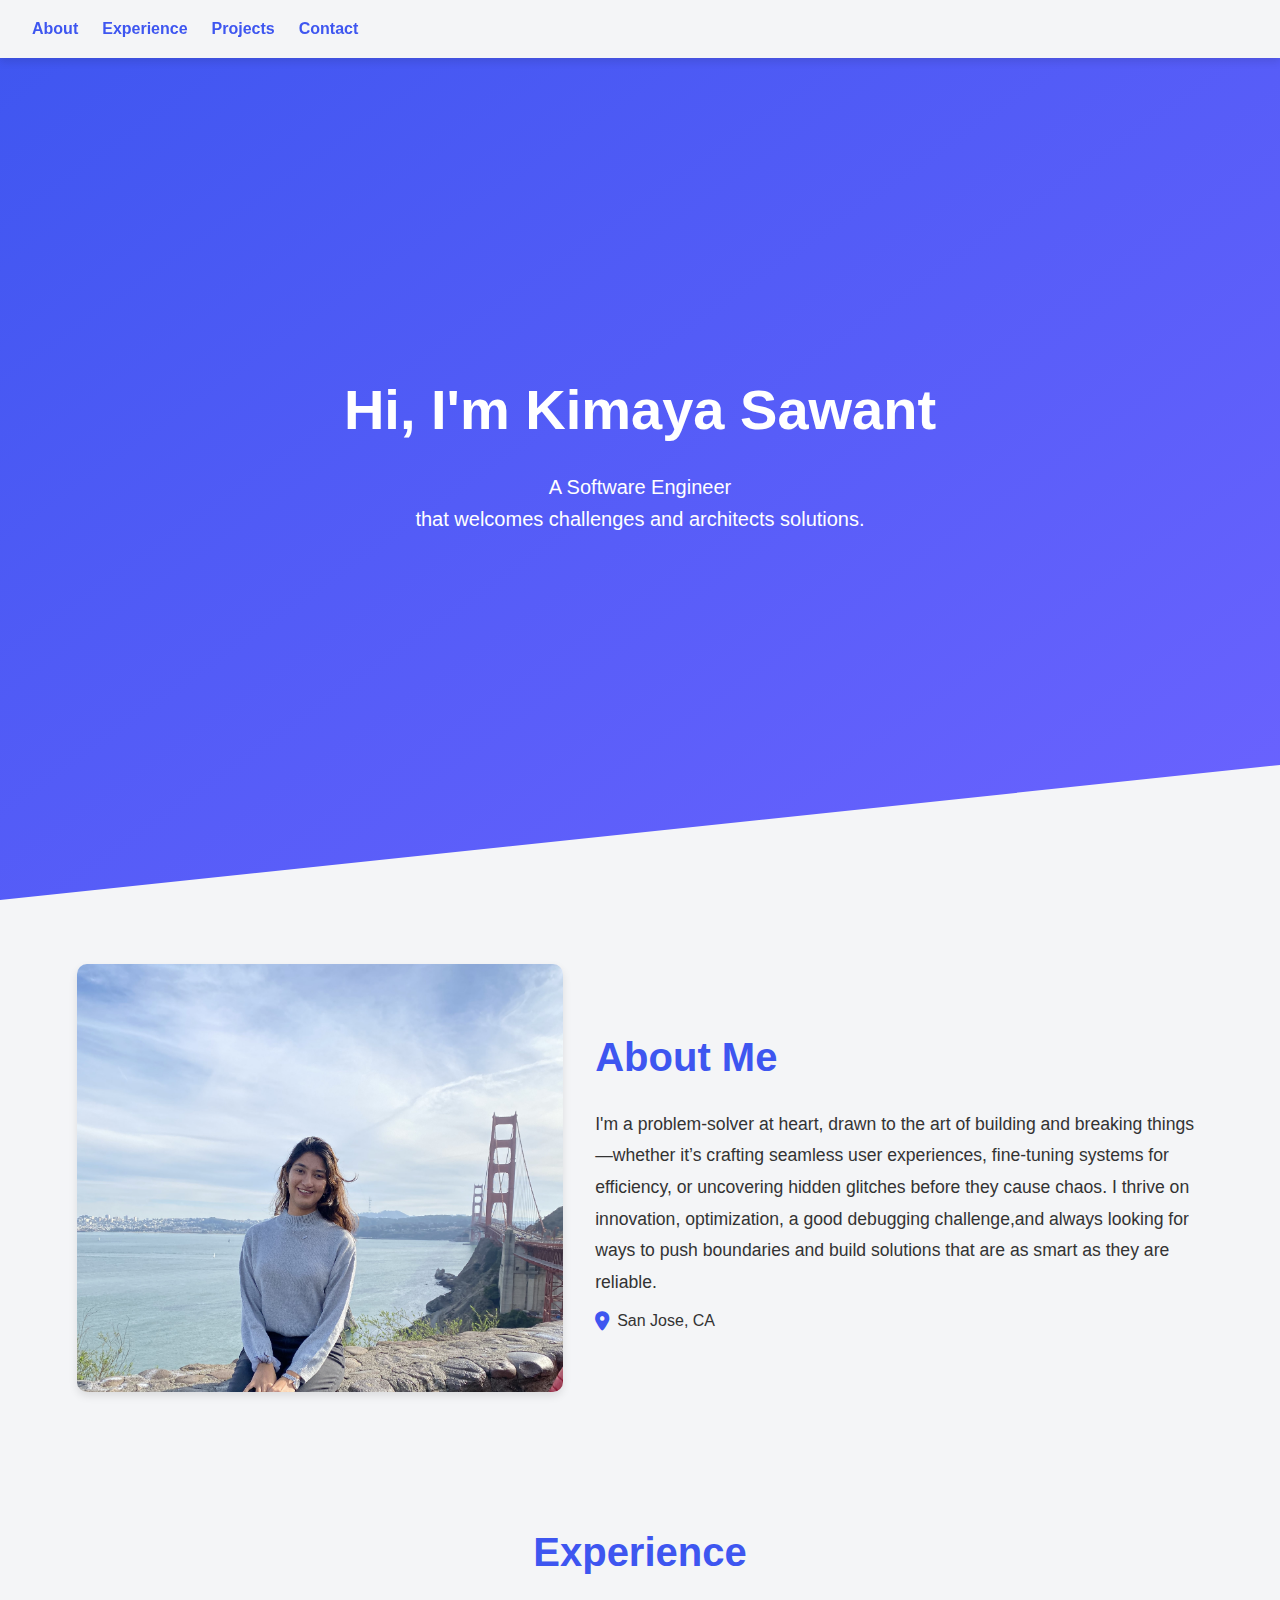
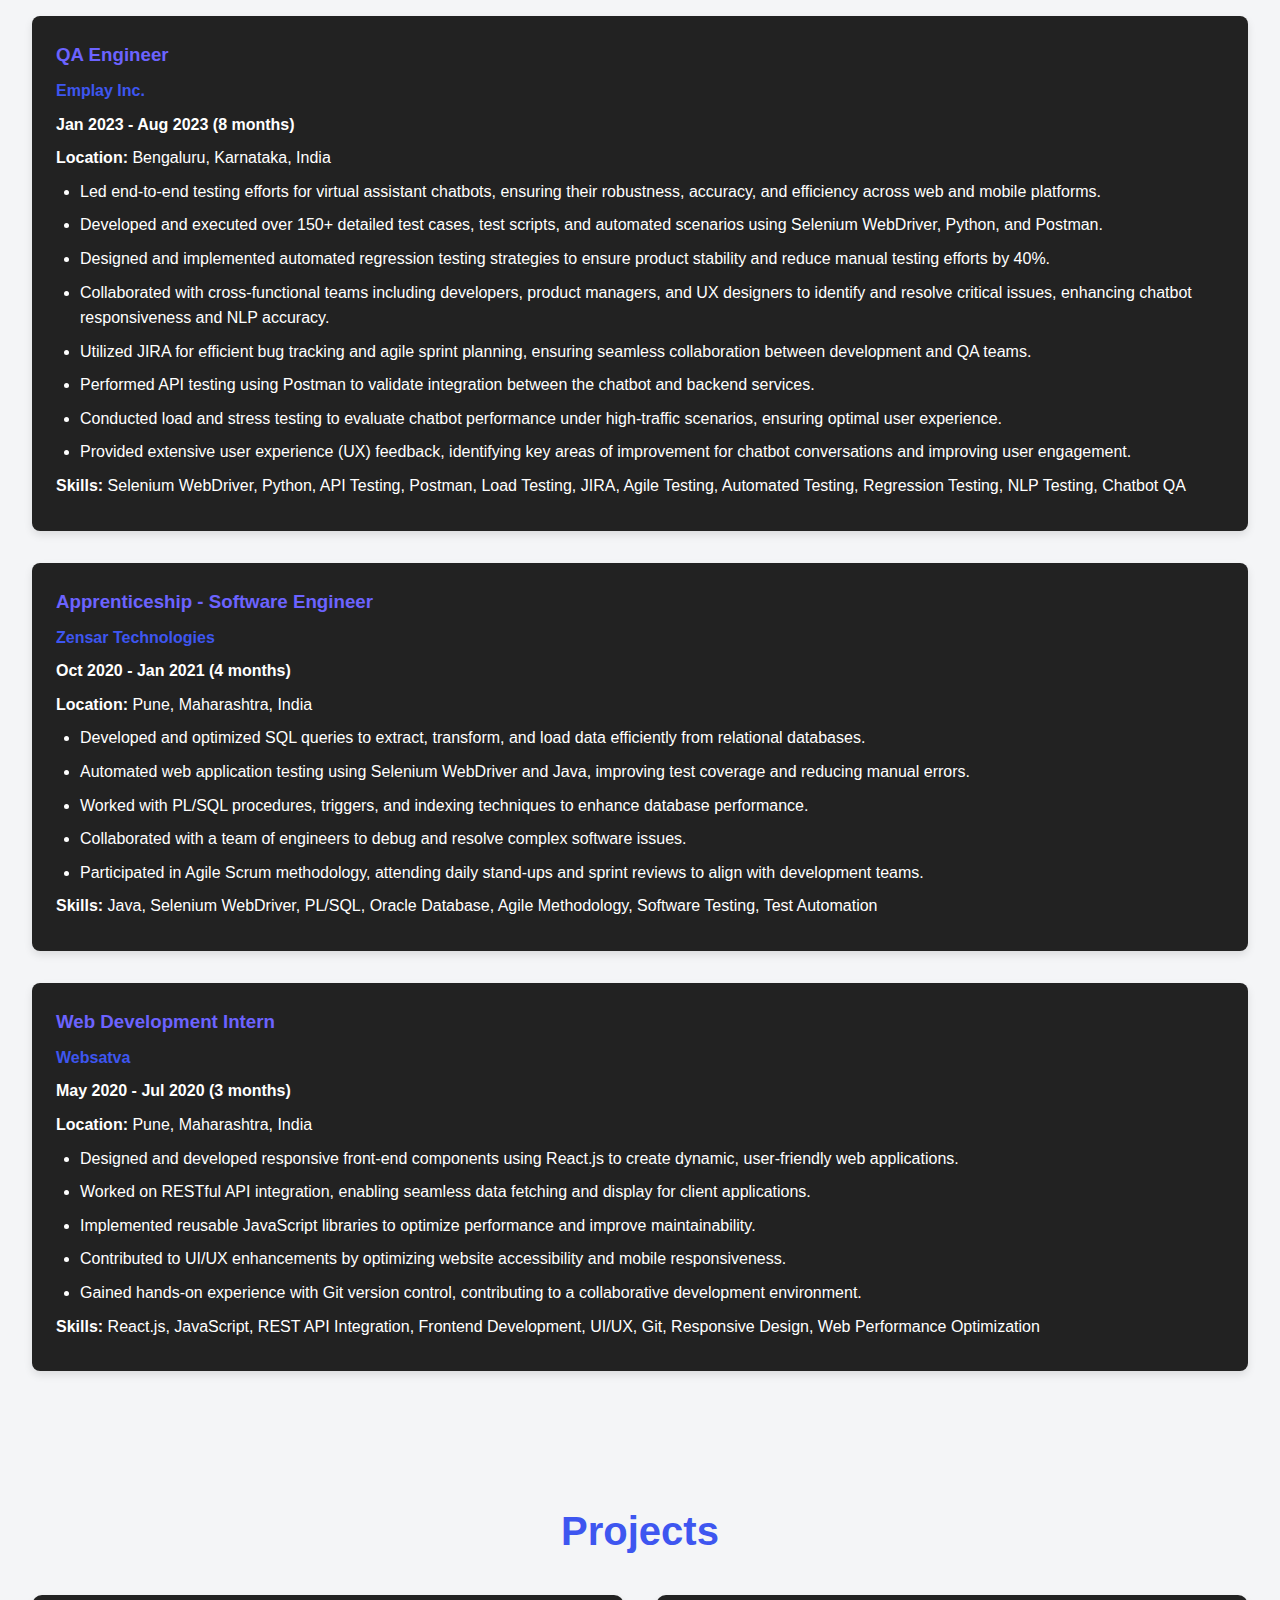
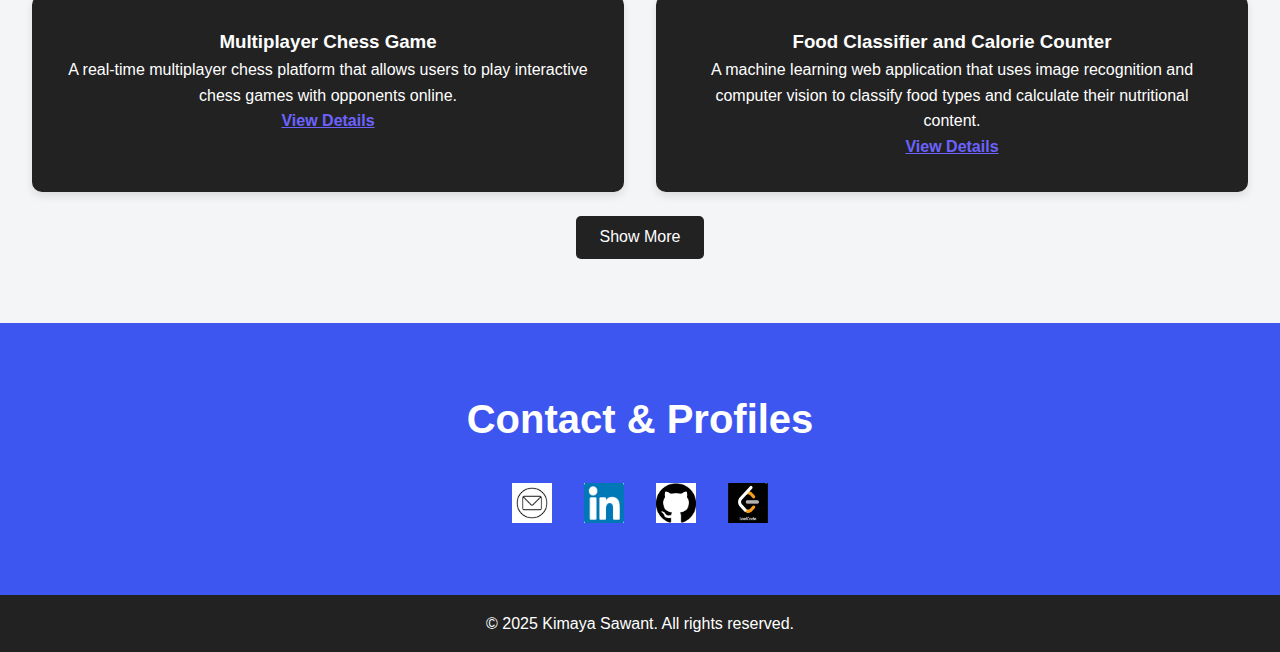
<file: index.html>
<!DOCTYPE html>
<html lang="en">
<head>
  <meta charset="UTF-8">
  <meta name="viewport" content="width=device-width, initial-scale=1.0">
  <meta name="description" content="Portfolio Website">
  <title>Kimaya- Portfolio</title>
  <link rel="stylesheet" href="main.css"> <!-- Properly linked CSS -->
  <link rel="stylesheet" href="https://cdnjs.cloudflare.com/ajax/libs/font-awesome/6.0.0/css/all.min.css">

</head>
<body>
  <!-- Navbar -->
  <header class="navbar">
    <nav>
      <ul>
        <li><a href="#about">About</a></li>
        <li><a href="#experience">Experience</a></li>
        <li><a href="#projects">Projects</a></li>
        <li><a href="#contact">Contact</a></li>
      </ul>
    </nav>
  </header>

  <!-- Hero Section -->
  <section id="hero">
    <h1>Hi, I'm <span id="dynamic-title">Kimaya Sawant</span></h1>
    <p><span id="changing-role">A Software Engineer</span></p>
    <p><span id="changing-description">that welcomes challenges and architects solutions.</span></p>
  </section>
  

  <!-- About Section -->
<!-- About Section -->
<section id="about">
  <img src="images/kimaya_img.jpg" alt="Your Image Description">
  <div class="about-content">
    <h2>About Me</h2>
    <p>
      I'm a problem-solver at heart, drawn to the art of building and breaking things—whether it’s crafting seamless user experiences, fine-tuning systems for efficiency, or uncovering hidden glitches before they cause chaos. I thrive on innovation, optimization, a good debugging challenge,and always looking for ways to push boundaries and build solutions that are as smart as they are reliable.    <div class="location">
      <i class="fas fa-map-marker-alt"></i> <!-- Location Icon -->
      <span>San Jose, CA</span>
    </div>
  </div>
</section>

<!-- Experience Section -->
<section id="experience">
  <h2>Experience</h2>
  <div class="experience-container">

    <!-- Emplay Inc. Experience -->
    <div class="experience-item">
      <h3>QA Engineer</h3>
      <h4>Emplay Inc.</h4>
      <p><strong>Jan 2023 - Aug 2023 (8 months)</strong></p>
      <p><strong>Location:</strong> Bengaluru, Karnataka, India </p>
      <ul>
        <li>Led end-to-end testing efforts for virtual assistant chatbots, ensuring their robustness, accuracy, and efficiency across web and mobile platforms.</li>
        <li>Developed and executed over 150+ detailed test cases, test scripts, and automated scenarios using Selenium WebDriver, Python, and Postman.</li>
        <li>Designed and implemented automated regression testing strategies to ensure product stability and reduce manual testing efforts by 40%.</li>
        <li>Collaborated with cross-functional teams including developers, product managers, and UX designers to identify and resolve critical issues, enhancing chatbot responsiveness and NLP accuracy.</li>
        <li>Utilized JIRA for efficient bug tracking and agile sprint planning, ensuring seamless collaboration between development and QA teams.</li>
        <li>Performed API testing using Postman to validate integration between the chatbot and backend services.</li>
        <li>Conducted load and stress testing to evaluate chatbot performance under high-traffic scenarios, ensuring optimal user experience.</li>
        <li>Provided extensive user experience (UX) feedback, identifying key areas of improvement for chatbot conversations and improving user engagement.</li>
      </ul>
      <p><strong>Skills:</strong> Selenium WebDriver, Python, API Testing, Postman, Load Testing, JIRA, Agile Testing, Automated Testing, Regression Testing, NLP Testing, Chatbot QA</p>
    </div>

    <!-- Zensar Technologies Experience -->
    <div class="experience-item">
      <h3>Apprenticeship - Software Engineer</h3>
      <h4>Zensar Technologies</h4>
      <p><strong>Oct 2020 - Jan 2021 (4 months)</strong></p>
      <p><strong>Location:</strong> Pune, Maharashtra, India</p>
      <ul>
        <li>Developed and optimized SQL queries to extract, transform, and load data efficiently from relational databases.</li>
        <li>Automated web application testing using Selenium WebDriver and Java, improving test coverage and reducing manual errors.</li>
        <li>Worked with PL/SQL procedures, triggers, and indexing techniques to enhance database performance.</li>
        <li>Collaborated with a team of engineers to debug and resolve complex software issues.</li>
        <li>Participated in Agile Scrum methodology, attending daily stand-ups and sprint reviews to align with development teams.</li>
      </ul>
      <p><strong>Skills:</strong> Java, Selenium WebDriver, PL/SQL, Oracle Database, Agile Methodology, Software Testing, Test Automation</p>
    </div>

    <!-- Websatva Experience -->
    <div class="experience-item">
      <h3>Web Development Intern</h3>
      <h4>Websatva</h4>
      <p><strong>May 2020 - Jul 2020 (3 months)</strong></p>
      <p><strong>Location:</strong> Pune, Maharashtra, India</p>
      <ul>
        <li>Designed and developed responsive front-end components using React.js to create dynamic, user-friendly web applications.</li>
        <li>Worked on RESTful API integration, enabling seamless data fetching and display for client applications.</li>
        <li>Implemented reusable JavaScript libraries to optimize performance and improve maintainability.</li>
        <li>Contributed to UI/UX enhancements by optimizing website accessibility and mobile responsiveness.</li>
        <li>Gained hands-on experience with Git version control, contributing to a collaborative development environment.</li>
      </ul>
      <p><strong>Skills:</strong> React.js, JavaScript, REST API Integration, Frontend Development, UI/UX, Git, Responsive Design, Web Performance Optimization</p>
    </div>

  </div>
</section>


 <!-- Projects Section -->
<section id="projects">
  <h2>Projects</h2>
  <div class="projects-container">
    <a href="project1.html" class="project">
      <h3>Multiplayer Chess Game</h3>
      <p>A real-time multiplayer chess platform that allows users to play interactive chess games with opponents online.</p>
      <span>View Details</span>
    </a>

    <a href="project2.html" class="project">
      <h3>Food Classifier and Calorie Counter</h3>
      <p>A machine learning web application that uses image recognition and computer vision to classify food types and calculate their nutritional content.</p>
      <span>View Details</span>
    </a>


    

    <!-- Hidden Projects -->
    <a href="project4.html" class="project hidden">
      <h3>Enhanced Vision-Based Detection System</h3>
      <p>A real-time detection system to enhance pedestrian safety at urban crosswalks.</p>
      <span>View Details</span>
    </a>

    <a href="project5.html" class="project hidden">
      <h3>Petstagram Mobile App</h3>
      <p>Petstagram is a dynamic social media app designed for pet enthusiasts. The app allows users to share photos, explore pet-related content, and interact with other pet lovers in real-time.</p>
      <span>View Details</span>
    </a>


    <a href="project3.html" class="project">
      <h3>Digitized Trucking Management System</h3>
      <p>A centralized system to streamline logistics for trucking companies, eliminating manual paperwork and improving resource utilization.</p>
      <span>View Details</span>
    </a>

    <a href="project6.html" class="project hidden">
      <h3>Personal Drum Kit</h3>
      <p>A fun and interactive web-based drum kit that lets users play instrument sounds using keyboard keys or button clicks.</p>
      <span>View Details</span>
    </a>

  </div>
  <!-- Show More Button -->
  <button id="show-more" class="btn">Show More</button>
  <button id="show-less" class="btn-hidden">Show Less</button>
</section>


<!-- Contact Section -->
<section id="contact">
  <h2>Contact & Profiles</h2>
  <div class="contact-icons">
    <a href="mailto:kimayasawant125@gmail.com" title="Email">
      <img src="images/mail.png" alt="Email Icon" />
    </a>
    <a href="https://www.linkedin.com/in/kimaya-sawant-3690a3209/" target="_blank" rel="noopener noreferrer" title="LinkedIn">
      <img src="images/linkedin.png" alt="LinkedIn Icon" />
    </a>
    <a href="https://github.com/KimayaSawant" target="_blank" rel="noopener noreferrer" title="GitHub">
      <img src="images/git.png" alt="GitHub Icon" />
    </a>
    <a href="https://leetcode.com/u/kdsawant/" target="_blank" rel="noopener noreferrer" title="GitHub">
      <img src="images/leetcode.png" alt="leetcode Icon" />
    </a>
  </div>
</section>

  <!-- Footer -->
  <footer>
    <p>&copy; 2025 Kimaya Sawant. All rights reserved.</p>
  </footer>
  <script src="main.js"></script>
</body>
</html>
</file>
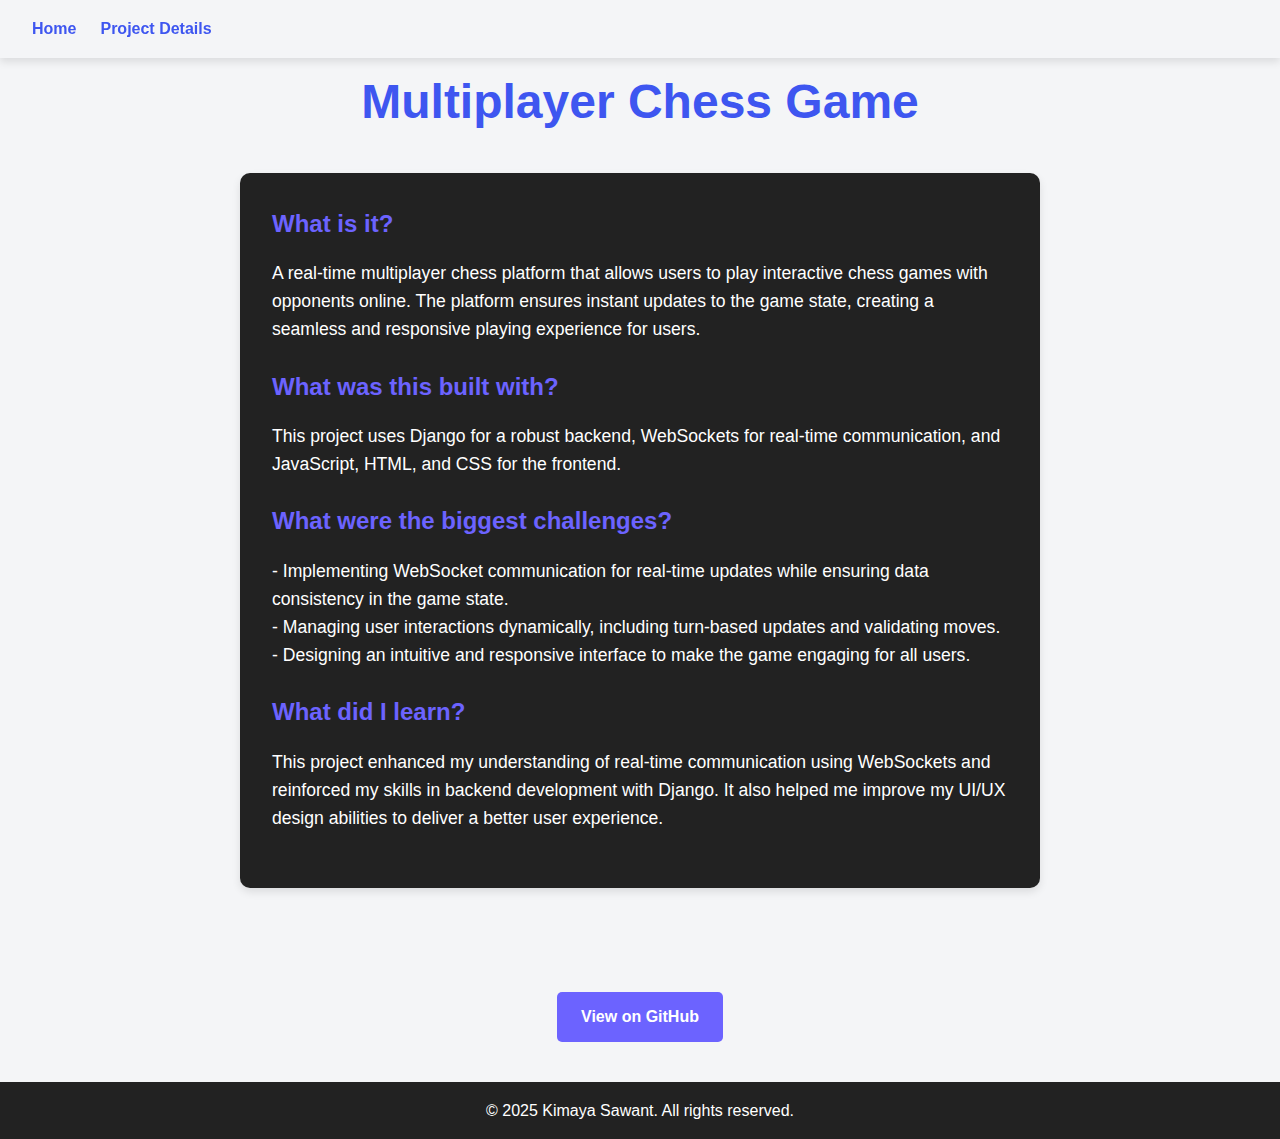
<file: project1.html>
<!DOCTYPE html>
<html lang="en">
<head>
  <meta charset="UTF-8">
  <meta name="viewport" content="width=device-width, initial-scale=1.0">
  <title>Project 1: Multiplayer Chess Game</title>
  <link rel="stylesheet" href="main.css">
</head>
<body>
  <!-- Navbar -->
  <header class="navbar">
    <nav>
      <ul>
        <li><a href="index.html">Home</a></li>
        <li><a href="#project">Project Details</a></li>
      </ul>
    </nav>
  </header>

  <!-- Project Section -->
  <section id="project" class="page__content">
    <h1>Multiplayer Chess Game</h1>
    <div class="project-description">
      <h2>What is it?</h2>
      <p>
        A real-time multiplayer chess platform that allows users to play interactive chess games with opponents online. The platform ensures instant updates to the game state, creating a seamless and responsive playing experience for users.
      </p>
      <h2>What was this built with?</h2>
      <p>
        This project uses Django for a robust backend, WebSockets for real-time communication, and JavaScript, HTML, and CSS for the frontend.
      </p>
      <h2>What were the biggest challenges?</h2>
      <p>
        - Implementing WebSocket communication for real-time updates while ensuring data consistency in the game state.<br>
        - Managing user interactions dynamically, including turn-based updates and validating moves.<br>
        - Designing an intuitive and responsive interface to make the game engaging for all users.
      </p>
      <h2>What did I learn?</h2>
      <p>
        This project enhanced my understanding of real-time communication using WebSockets and reinforced my skills in backend development with Django. It also helped me improve my UI/UX design abilities to deliver a better user experience.
      </p>
    </div>
  </section>

   <!-- GitHub Link (Centered Between Project and Footer) -->
   <div class="github-link-container">
    <a href="https://github.com/BHERRING-CSUC-FA2024/project-2-KimayaSawant" target="_blank" rel="noopener noreferrer" class="github-link">
      View on GitHub
    </a>
  </div>

  <!-- Footer -->
  <footer>
    <p>&copy; 2025 Kimaya Sawant. All rights reserved.</p>
  </footer>
</body>
</html>
</file>
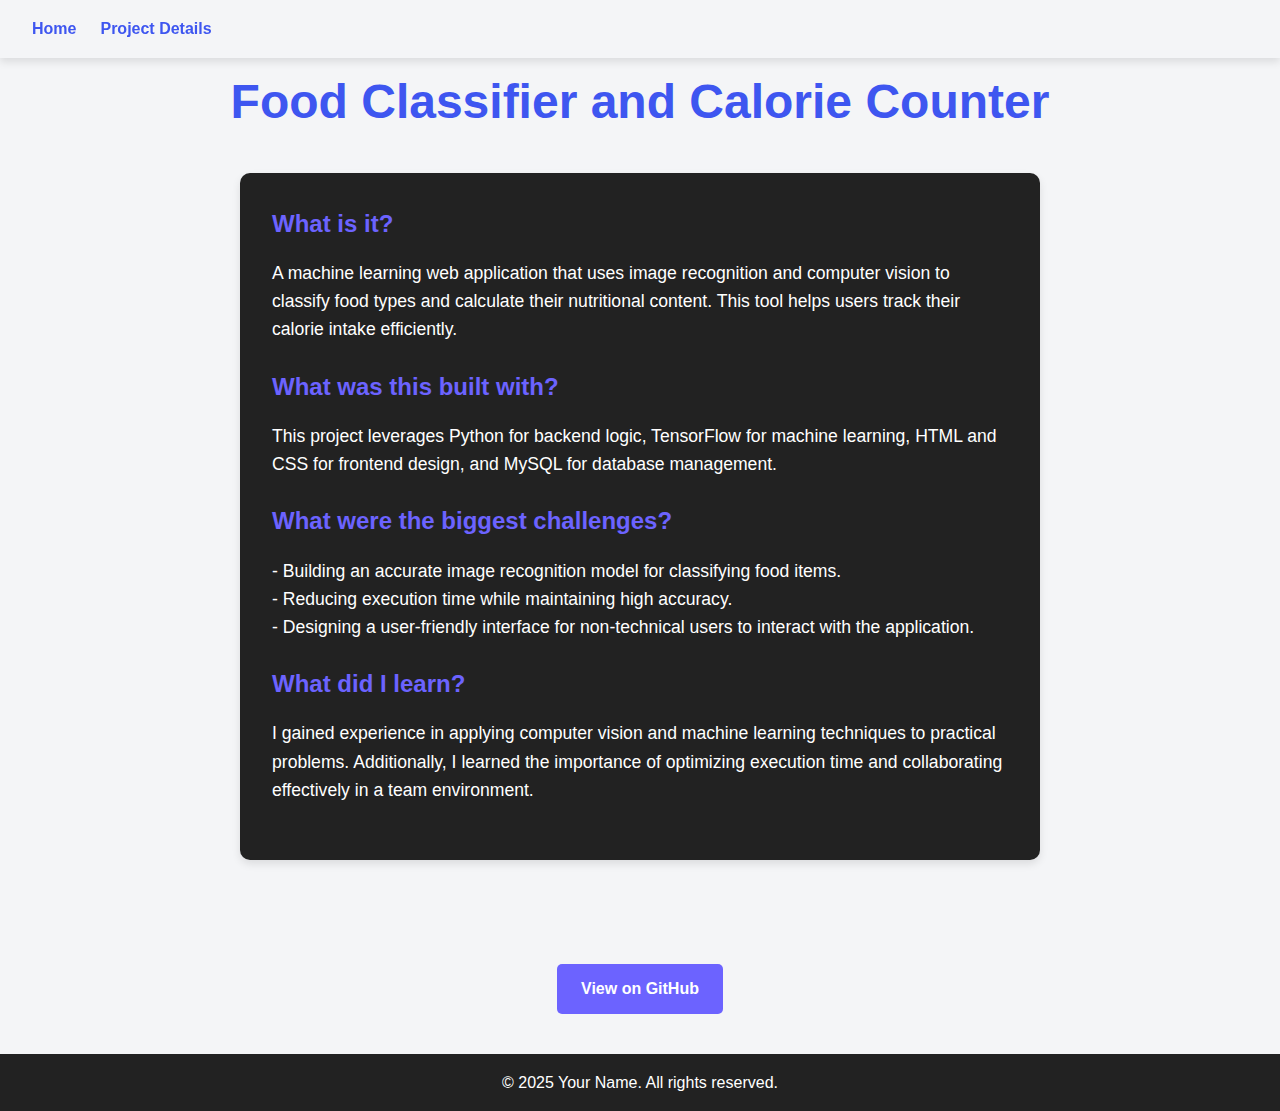
<file: project2.html>
<!DOCTYPE html>
<html lang="en">
<head>
  <meta charset="UTF-8">
  <meta name="viewport" content="width=device-width, initial-scale=1.0">
  <title>Project 2: Food Classifier and Calorie Counter</title>
  <link rel="stylesheet" href="main.css">
</head>
<body>
  <!-- Navbar -->
  <header class="navbar">
    <nav>
      <ul>
        <li><a href="index.html">Home</a></li>
        <li><a href="#project">Project Details</a></li>
      </ul>
    </nav>
  </header>

  <!-- Project Section -->
  <section id="project" class="page__content">
    <h1>Food Classifier and Calorie Counter</h1>
    <div class="project-description">
      <h2>What is it?</h2>
      <p>
        A machine learning web application that uses image recognition and computer vision to classify food types and calculate their nutritional content. This tool helps users track their calorie intake efficiently.
      </p>
      <h2>What was this built with?</h2>
      <p>
        This project leverages Python for backend logic, TensorFlow for machine learning, HTML and CSS for frontend design, and MySQL for database management.
      </p>
      <h2>What were the biggest challenges?</h2>
      <p>
        - Building an accurate image recognition model for classifying food items.<br>
        - Reducing execution time while maintaining high accuracy.<br>
        - Designing a user-friendly interface for non-technical users to interact with the application.
      </p>
      <h2>What did I learn?</h2>
      <p>
        I gained experience in applying computer vision and machine learning techniques to practical problems. Additionally, I learned the importance of optimizing execution time and collaborating effectively in a team environment.
      </p>
    </div>
  </section>

  <!-- GitHub Link (Centered Between Project and Footer) -->
  <div class="github-link-container">
    <a href="https://github.com/KimayaSawant/food-classification-cnn" target="_blank" rel="noopener noreferrer" class="github-link">
      View on GitHub
    </a>
  </div>

  <!-- Footer -->
  <footer>
    <p>&copy; 2025 Your Name. All rights reserved.</p>
  </footer>
</body>
</html>
</file>
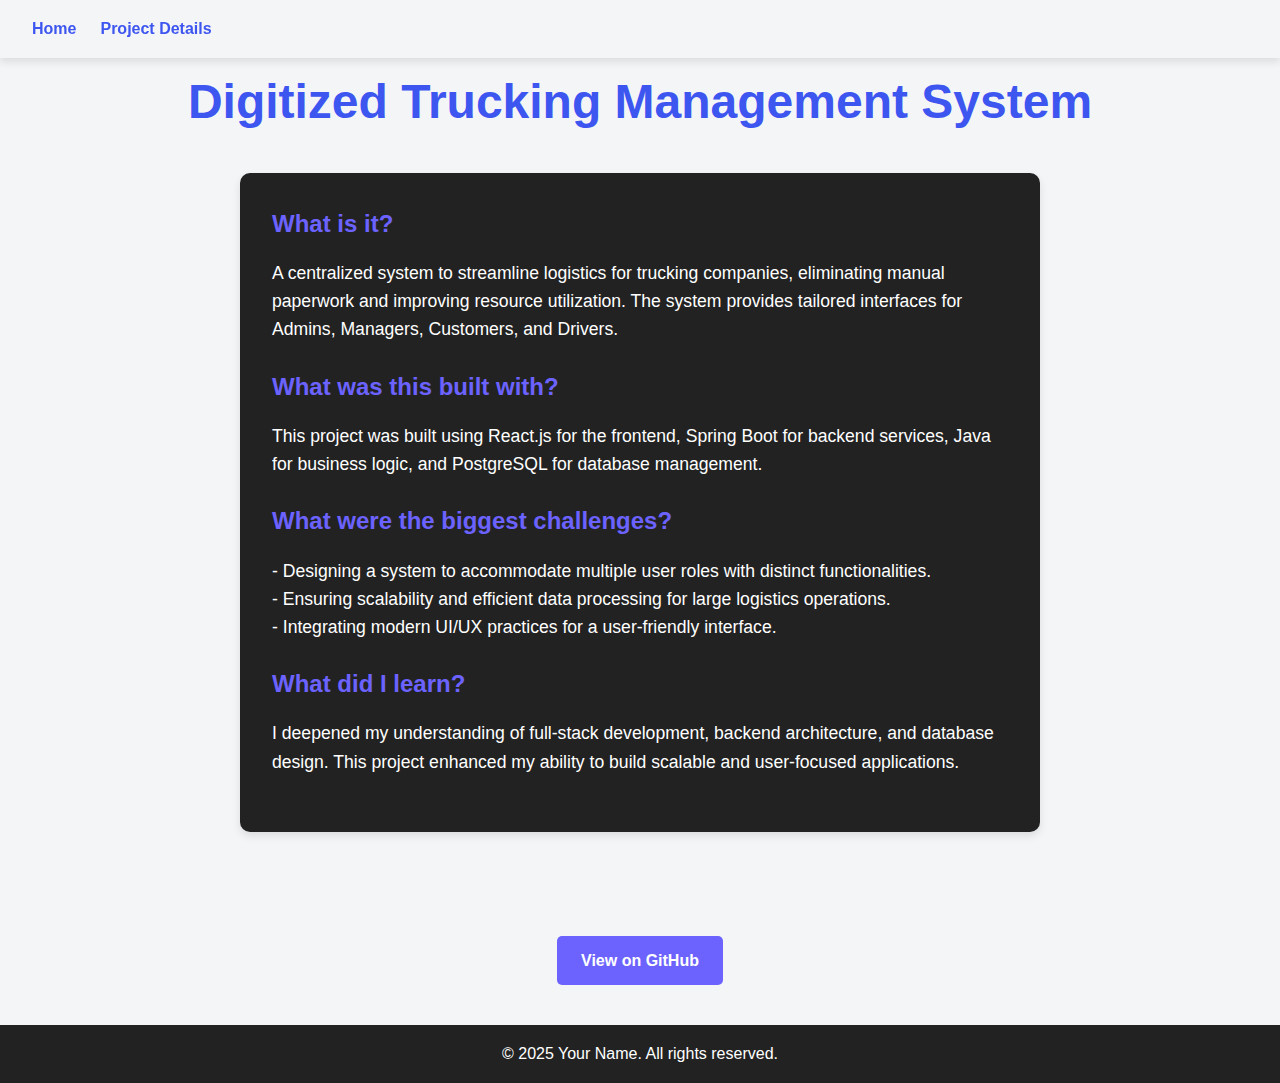
<file: project3.html>
<!DOCTYPE html>
<html lang="en">
<head>
  <meta charset="UTF-8">
  <meta name="viewport" content="width=device-width, initial-scale=1.0">
  <title>Project 3: Digitized Trucking Management System</title>
  <link rel="stylesheet" href="main.css">
</head>
<body>
  <!-- Navbar -->
  <header class="navbar">
    <nav>
      <ul>
        <li><a href="index.html">Home</a></li>
        <li><a href="#project">Project Details</a></li>
      </ul>
    </nav>
  </header>

  <!-- Project Section -->
  <section id="project" class="page__content">
    <h1>Digitized Trucking Management System</h1>
    <div class="project-description">
      <h2>What is it?</h2>
      <p>
        A centralized system to streamline logistics for trucking companies, eliminating manual paperwork and improving resource utilization. The system provides tailored interfaces for Admins, Managers, Customers, and Drivers.
      </p>
      <h2>What was this built with?</h2>
      <p>
        This project was built using React.js for the frontend, Spring Boot for backend services, Java for business logic, and PostgreSQL for database management.
      </p>
      <h2>What were the biggest challenges?</h2>
      <p>
        - Designing a system to accommodate multiple user roles with distinct functionalities.<br>
        - Ensuring scalability and efficient data processing for large logistics operations.<br>
        - Integrating modern UI/UX practices for a user-friendly interface.
      </p>
      <h2>What did I learn?</h2>
      <p>
        I deepened my understanding of full-stack development, backend architecture, and database design. This project enhanced my ability to build scalable and user-focused applications.
      </p>
    </div>
  </section>

  <!-- GitHub Link (Centered Between Project and Footer) -->
  <div class="github-link-container">
    <a href="https://github.com/KimayaSawant/HaulLog-Trucking-management-app/tree/main/trucking-management" target="_blank" rel="noopener noreferrer" class="github-link">
      View on GitHub
    </a>
  </div>

  <!-- Footer -->
  <footer>
    <p>&copy; 2025 Your Name. All rights reserved.</p>
  </footer>
</body>
</html>
</file>
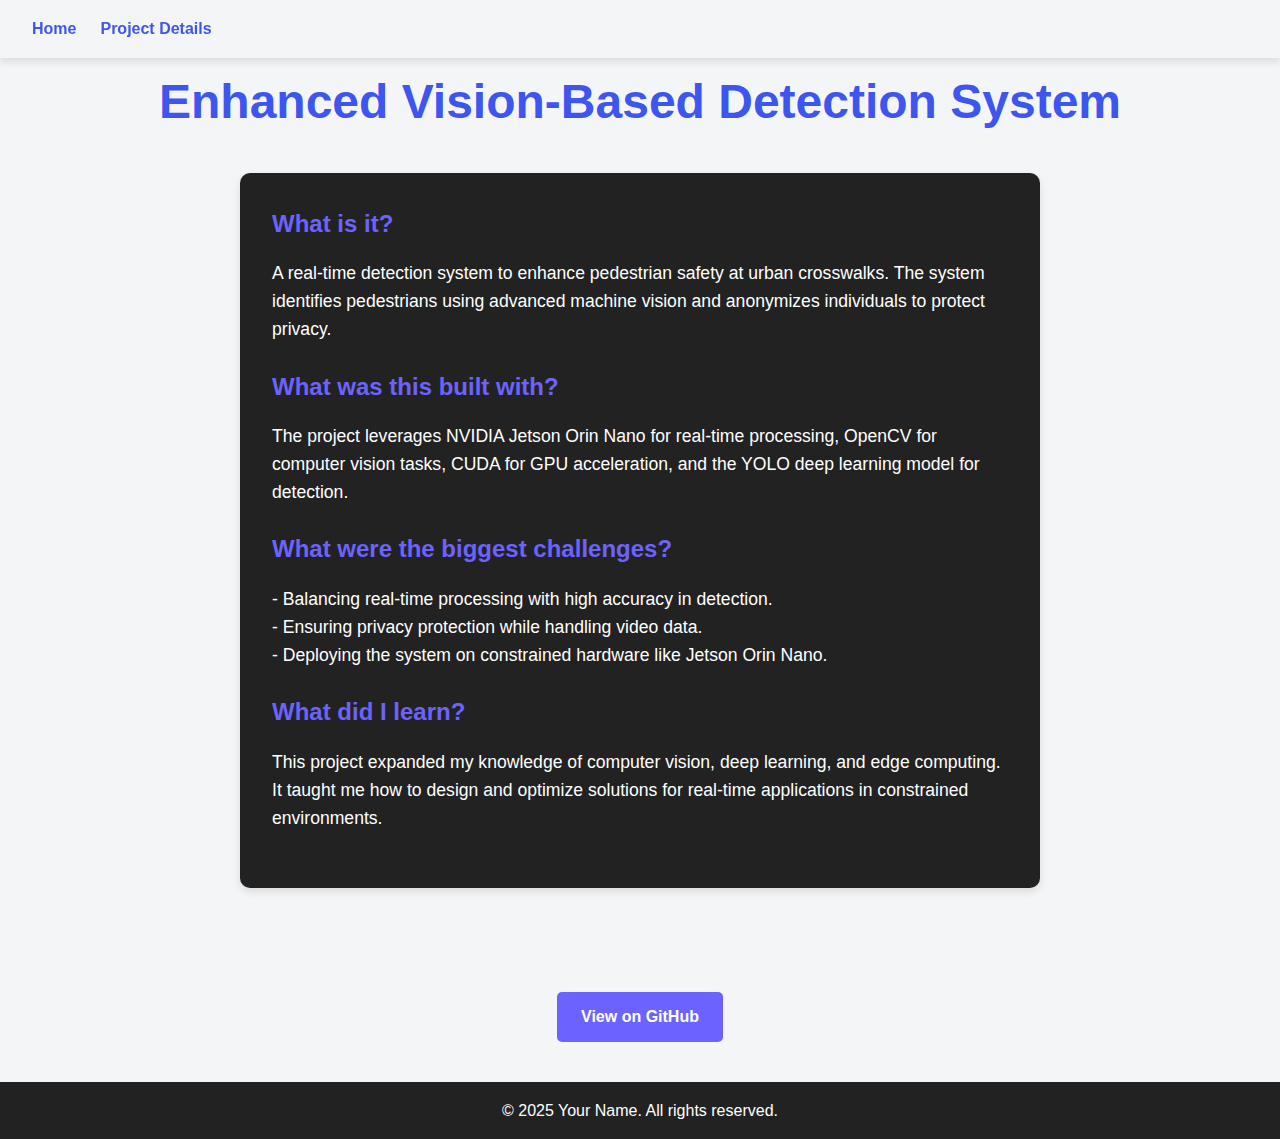
<file: project4.html>
<!DOCTYPE html>
<html lang="en">
<head>
  <meta charset="UTF-8">
  <meta name="viewport" content="width=device-width, initial-scale=1.0">
  <title>Project 4: Enhanced Vision-Based Detection System</title>
  <link rel="stylesheet" href="main.css">
</head>
<body>
  <!-- Navbar -->
  <header class="navbar">
    <nav>
      <ul>
        <li><a href="index.html">Home</a></li>
        <li><a href="#project">Project Details</a></li>
      </ul>
    </nav>
  </header>

  <!-- Project Section -->
  <section id="project" class="page__content">
    <h1>Enhanced Vision-Based Detection System</h1>
    <div class="project-description">
      <h2>What is it?</h2>
      <p>
        A real-time detection system to enhance pedestrian safety at urban crosswalks. The system identifies pedestrians using advanced machine vision and anonymizes individuals to protect privacy.
      </p>
      <h2>What was this built with?</h2>
      <p>
        The project leverages NVIDIA Jetson Orin Nano for real-time processing, OpenCV for computer vision tasks, CUDA for GPU acceleration, and the YOLO deep learning model for detection.
      </p>
      <h2>What were the biggest challenges?</h2>
      <p>
        - Balancing real-time processing with high accuracy in detection.<br>
        - Ensuring privacy protection while handling video data.<br>
        - Deploying the system on constrained hardware like Jetson Orin Nano.
      </p>
      <h2>What did I learn?</h2>
      <p>
        This project expanded my knowledge of computer vision, deep learning, and edge computing. It taught me how to design and optimize solutions for real-time applications in constrained environments.
      </p>
    </div>
  </section>

  <!-- GitHub Link (Centered Between Project and Footer) -->
  <div class="github-link-container">
    <a href="https://github.com/BHERRING-CSUC-FA2024/project-2-KimayaSawant" target="_blank" rel="noopener noreferrer" class="github-link">
      View on GitHub
    </a>
  </div>

  <!-- Footer -->
  <footer>
    <p>&copy; 2025 Your Name. All rights reserved.</p>
  </footer>
</body>
</html>
</file>
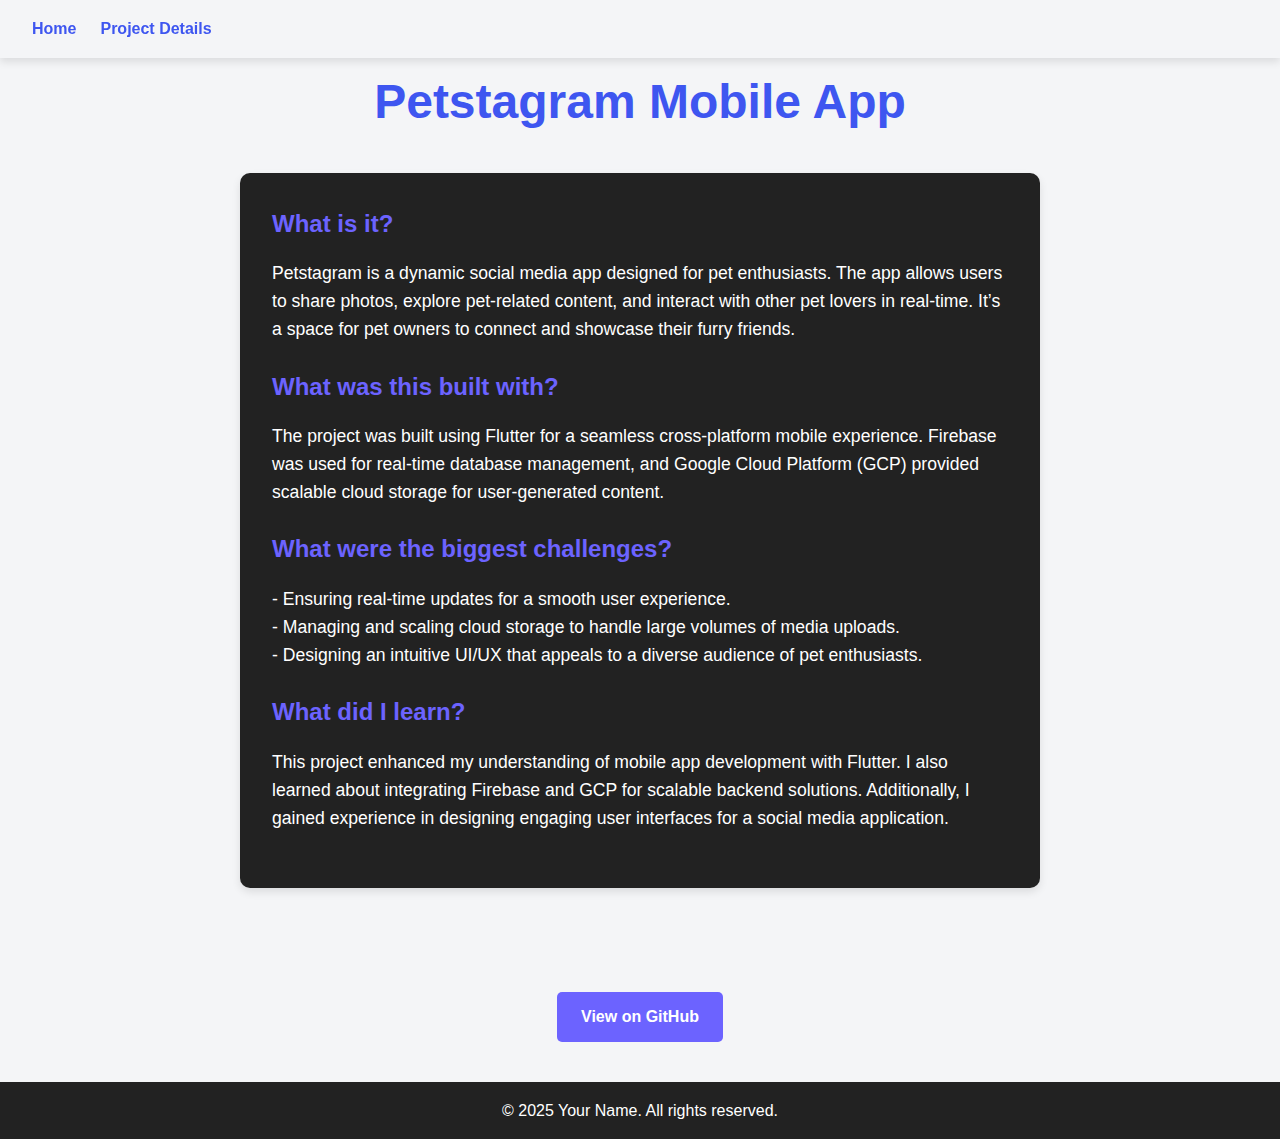
<file: project5.html>
<!DOCTYPE html>
<html lang="en">
<head>
  <meta charset="UTF-8">
  <meta name="viewport" content="width=device-width, initial-scale=1.0">
  <title>Project 5: Petstagram Mobile App</title>
  <link rel="stylesheet" href="main.css">
</head>
<body>
  <!-- Navbar -->
  <header class="navbar">
    <nav>
      <ul>
        <li><a href="index.html">Home</a></li>
        <li><a href="#project">Project Details</a></li>
      </ul>
    </nav>
  </header>

  <!-- Project Section -->
  <section id="project" class="page__content">
    <h1>Petstagram Mobile App</h1>
    <div class="project-description">
      <h2>What is it?</h2>
      <p>
        Petstagram is a dynamic social media app designed for pet enthusiasts. The app allows users to share photos, explore pet-related content, and interact with other pet lovers in real-time. It’s a space for pet owners to connect and showcase their furry friends.
      </p>
      <h2>What was this built with?</h2>
      <p>
        The project was built using Flutter for a seamless cross-platform mobile experience. Firebase was used for real-time database management, and Google Cloud Platform (GCP) provided scalable cloud storage for user-generated content.
      </p>
      <h2>What were the biggest challenges?</h2>
      <p>
        - Ensuring real-time updates for a smooth user experience.<br>
        - Managing and scaling cloud storage to handle large volumes of media uploads.<br>
        - Designing an intuitive UI/UX that appeals to a diverse audience of pet enthusiasts.
      </p>
      <h2>What did I learn?</h2>
      <p>
        This project enhanced my understanding of mobile app development with Flutter. I also learned about integrating Firebase and GCP for scalable backend solutions. Additionally, I gained experience in designing engaging user interfaces for a social media application.
      </p>
    </div>
  </section>

  <!-- GitHub Link (Centered Between Project and Footer) -->
  <div class="github-link-container">
    <a href="https://github.com/KimayaSawant/Petstagram-app" rel="noopener noreferrer" class="github-link">
      View on GitHub
    </a>
  </div>

  <!-- Footer -->
  <footer>
    <p>&copy; 2025 Your Name. All rights reserved.</p>
  </footer>
</body>
</html>
</file>
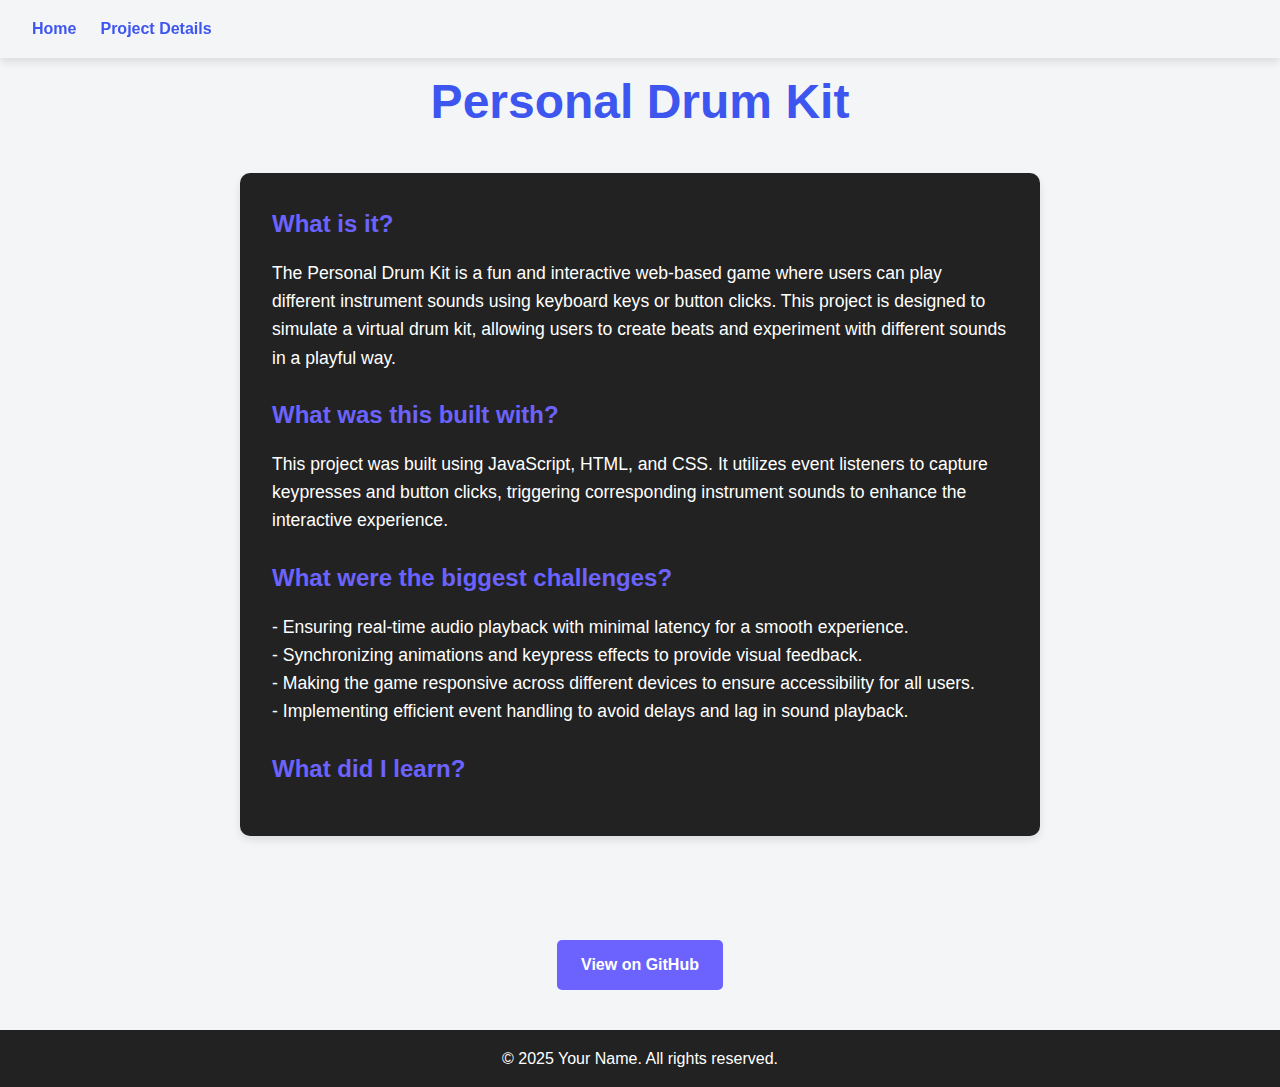
<file: project6.html>
<!DOCTYPE html>
<html lang="en">
<head>
  <meta charset="UTF-8">
  <meta name="viewport" content="width=device-width, initial-scale=1.0">
  <title>Peronal Drum Kit</title>
  <link rel="stylesheet" href="main.css">
</head>
<body>
  <!-- Navbar -->
  <header class="navbar">
    <nav>
      <ul>
        <li><a href="index.html">Home</a></li>
        <li><a href="#project">Project Details</a></li>
      </ul>
    </nav>
  </header>

  <!-- Project Section -->
  <section id="project" class="page__content">
    <h1>Personal Drum Kit</h1>
    <div class="project-description">
      <h2>What is it?</h2>
      <p>
        The Personal Drum Kit is a fun and interactive web-based game where users can play different instrument sounds using keyboard keys or button clicks. This project is designed to simulate a virtual drum kit, allowing users to create beats and experiment with different sounds in a playful way.
      </p>
      <h2>What was this built with?</h2>
      <p>
        This project was built using JavaScript, HTML, and CSS. It utilizes event listeners to capture keypresses and button clicks, triggering corresponding instrument sounds to enhance the interactive experience.
      </p>
      <h2>What were the biggest challenges?</h2>
      <p>
        - Ensuring real-time audio playback with minimal latency for a smooth experience.<br>
        - Synchronizing animations and keypress effects to provide visual feedback.<br>
        - Making the game responsive across different devices to ensure accessibility for all users.<br>
        - Implementing efficient event handling to avoid delays and lag in sound playback.
      </p>
      <h2>What did I learn?</h2>
      
    </div>
  </section>

  <!-- GitHub Link (Centered Between Project and Footer) -->
  <div class="github-link-container">
    <a href="https://github.com/KimayaSawant/Personal-Drum-Kit/tree/main/Drum%20Kit%20Starting%20Files" target="_blank" rel="noopener noreferrer" class="github-link">
      View on GitHub
    </a>
  </div>

  <!-- Footer -->
  <footer>
    <p>&copy; 2025 Your Name. All rights reserved.</p>
  </footer>
</body>
</html>
</file>
<file: main.css>
/* General Variables */
:root {
    --primary-color: #3e56f0;
    --secondary-color: #6c63ff;
    --background-light: #f4f5f7;
    --background-dark: #222;
    --text-dark: #333;
    --text-light: #fff;
    --hero-height: 100vh;
    --font-family: 'Roboto', sans-serif;
  }
  
  /* General Reset */
  * {
    margin: 0;
    padding: 0;
    box-sizing: border-box;
  }
  
  body {
    font-family: var(--font-family);
    line-height: 1.6;
    background-color: var(--background-light);
    color: var(--text-dark);
  }
  
  /* Navbar Styles */
  .navbar {
    background: var(--background-light);
    display: flex;
    justify-content: space-between;
    align-items: center;
    padding: 1rem 2rem;
    position: fixed;
    top: 0;
    width: 100%;
    z-index: 10;
    box-shadow: 0 4px 8px rgba(0, 0, 0, 0.1);
  }
  
  .navbar ul {
    list-style: none;
    display: flex;
    gap: 1.5rem;
  }
  
  .navbar a {
    text-decoration: none;
    color: var(--primary-color);
    font-weight: bold;
    transition: color 0.3s ease-in-out;
  }
  
  .navbar a:hover {
    color: var(--secondary-color);
  }
  
  /* Hero Section */
  #hero {
    height: var(--hero-height);
    background: linear-gradient(to bottom right, var(--primary-color), var(--secondary-color));
    display: flex;
    flex-direction: column;
    justify-content: center;
    align-items: center;
    color: var(--text-light);
    text-align: center;
    clip-path: polygon(0 0, 100% 0, 100% 85%, 0 100%);
  }
  
  #hero h1 {
    font-size: 3.5rem;
    margin-bottom: 1rem;
  }
  
  /* #hero span {
    color: var(--secondary-color);
  }
   */
  #hero p {
    font-size: 1.25rem;
    max-width: 800px;
  }

  /* Add smooth fade animation */
@keyframes fade {
  0%, 100% {
    opacity: 0;
  }
  50% {
    opacity: 1;
  }
}

#changing-role,
#changing-description {
  display: inline-block;
  animation: fade 5s ease-in-out infinite;
}

  
  @keyframes fade {
    0% { opacity: 0; }
    50% { opacity: 1; }
    100% { opacity: 0; }
  }
  
  
 /* About Section */
#about {
  background: var(--background-light);
  padding: 4rem 2rem;
  text-align: left; /* Align text to the left */
  display: flex; /* Use flexbox for alignment */
  justify-content: center;
  align-items: center;
  gap: 2rem; /* Add space between the image and text */
  flex-wrap: wrap; /* Ensure responsiveness for smaller screens */
}

#about img {
  width: 40%; /* Set image width */
  height: auto; /* Maintain aspect ratio */
  border-radius: 10px; /* Add rounded corners */
  box-shadow: 0 4px 8px rgba(0, 0, 0, 0.1); /* Optional shadow for styling */
}

#about .about-content {
  max-width: 50%; /* Limit the text width */
  font-size: 1.1rem;
  line-height: 1.8;
}

#about h2 {
  font-size: 2.5rem;
  margin-bottom: 1rem;
  color:#3e56f0;
}

  #about p {
    max-width: 800px;
    margin: 0 auto;
    font-size: 1.1rem;
  }
  
  .location {
    display: flex;
    align-items: center;
    font-size: 1rem; /* Slightly smaller than the About Me heading */
    color: var(-se); /* Adjust based on your theme */
    margin-top: 0.5rem;
  }
  
  .location i {
    color: var(--primary-color);
    font-size: 1.2rem; /* Adjust icon size */
    margin-right: 8px;
  }
  

  #experience {
    background: var(--background-light);
    padding: 4rem 2rem;
    text-align: left;
  }
  
  #experience h2 {
    font-size: 2.5rem;
    margin-bottom: 2rem;
    text-align: center;
    color: var(--primary-color);
  }
  
  .experience-container {
    display: flex;
    flex-direction: column;
    gap: 2rem;
  }
  
  .experience-item {
    background: var(--background-dark);
    color: var(--text-light);
    padding: 1.5rem;
    border-radius: 8px;
    box-shadow: 0 4px 8px rgba(0, 0, 0, 0.1);
  }
  
  .experience-item h3 {
    color: var(--secondary-color);
    margin-bottom: 0.5rem;
  }
  
  .experience-item h4 {
    color: var(--primary-color);
    margin-bottom: 0.5rem;
  }
  
  .experience-item p {
    margin-bottom: 0.5rem;
    line-height: 1.6;
  }
  
  .experience-item ul {
    list-style-type: disc;
    padding-left: 1.5rem;
  }
  
  .experience-item ul li {
    margin-bottom: 0.5rem;
  }
  

  
  
  /* Projects Section */
#projects {
  background: var(--background-light);
  padding: 4rem 2rem;
  text-align: center;
}

#projects h2 {
  font-size: 2.5rem;
  margin-bottom: 2rem;
  color: #3e56f0;
}

.projects-container {
  display: grid;
  grid-template-columns: repeat(auto-fit, minmax(300px, 1fr));
  gap: 2rem;
}

.project {
  background: var(--background-dark);
  color: var(--text-light);
  padding: 2rem;
  border-radius: 10px;
  box-shadow: 0 4px 8px rgba(0, 0, 0, 0.1);
  text-decoration: none;
  display: block;
  transition: transform 0.3s ease, box-shadow 0.3s ease;
}

.project a {
  color: var(--primary-color);
  text-decoration: none;
}
.project span {
  color: var(--secondary-color); /* Assign a distinct color */
  font-weight: bold;
  text-decoration: underline; /* Optional */
  cursor: pointer; /* Gives a clickable look */
  transition: color 0.3s ease-in-out; /* Smooth hover effect */
}

.project span:hover {
  color: var(--primary-color); /* Change color on hover */
  text-decoration: none; /* Optional: Remove underline on hover */
}


.project a:hover {
  transform: translateY(-5px);
  box-shadow: 0 8px 16px rgba(0, 0, 0, 0.2);
  text-decoration: underline;
}

.project h3, .project p {
  margin: 0;
  color: var(--text-light);
}

#project-detail {
  margin-top: 80px; /* Adjust to match your navbar height */
  padding: 2rem;
  text-align: center;
}

/* General Project Page Styling */
.page__content {
  background: var(--background-light);
  padding: 4rem 2rem;
  color: var(--text-dark);
}

.page__content h1 {
  text-align: center;
  font-size: 3rem;
  color: var(--primary-color);
  margin-bottom: 2rem;
}

.project-description {
  background: var(--background-dark);
  color: var(--text-light);
  padding: 2rem;
  border-radius: 10px;
  box-shadow: 0 4px 8px rgba(0, 0, 0, 0.1);
  max-width: 800px;
  margin: 0 auto;
  
}

.project-description h2 {
  color: var(--secondary-color);
  margin-bottom: 1rem;
}

.project-description p {
  line-height: 1.6;
  font-size: 1.1rem;
  margin-bottom: 1.5rem;
}

.github-link-container {
  text-align: center; /* Centers the link */
  margin: 40px 0; /* Adds spacing above and below */
}

.github-link {
  display: inline-block;
  background-color: var(--secondary-color);
  color: var(--text-light);
  padding: 12px 24px;
  border-radius: 5px;
  font-weight: bold;
  text-decoration: none;
  transition: background 0.3s ease-in-out;
}

.github-link:hover {
  background-color: var(--secondary-color);
}




.hidden {
  display: none !important;
}

/* Show More Button */
.btn {
  background-color: var(--background-dark);
  color: var(--text-light);
  border: none;
  padding: 0.8rem 1.5rem;
  font-size: 1rem;
  border-radius: 5px;
  cursor: pointer;
  margin-top: 1.5rem;
}

.btn-hidden {
  background-color: var(--background-dark);
  color: var(--text-light);
  border: none;
  padding: 0.8rem 1.5rem;
  font-size: 1rem;
  border-radius: 5px;
  cursor: pointer;
  margin-top: 1.5rem;
}

.btn:hover {
  background-color: var(--primary-color);
  color: var(--text-light);
}

  
  /* Contact Section */
  #contact {
    background: var(--primary-color);
    color:#fff;
    padding: 4rem 2rem;
    text-align: center;
  }
  
  #contact {
    background: var(--primary-color);
    color: var(--text-light);
    padding: 4rem 2rem;
    text-align: center;
  }
  
  #contact h2 {
    font-size: 2.5rem;
    margin-bottom: 2rem;
  }
  
  .contact-icons {
    display: flex;
    justify-content: center;
    gap: 2rem;
  }
  
  .contact-icons a {
    display: inline-block;
    text-decoration: none;
    transition: transform 0.3s ease;
  }
  
  .contact-icons a:hover {
    transform: scale(1.1);
  }
  
  .contact-icons img {
    width: 40px;
    height: 40px;
  }
    
  /* Footer */
  footer {
    background: var(--background-dark);
    color: var(--text-light);
    text-align: center;
    padding: 1rem;
  }
</file>
